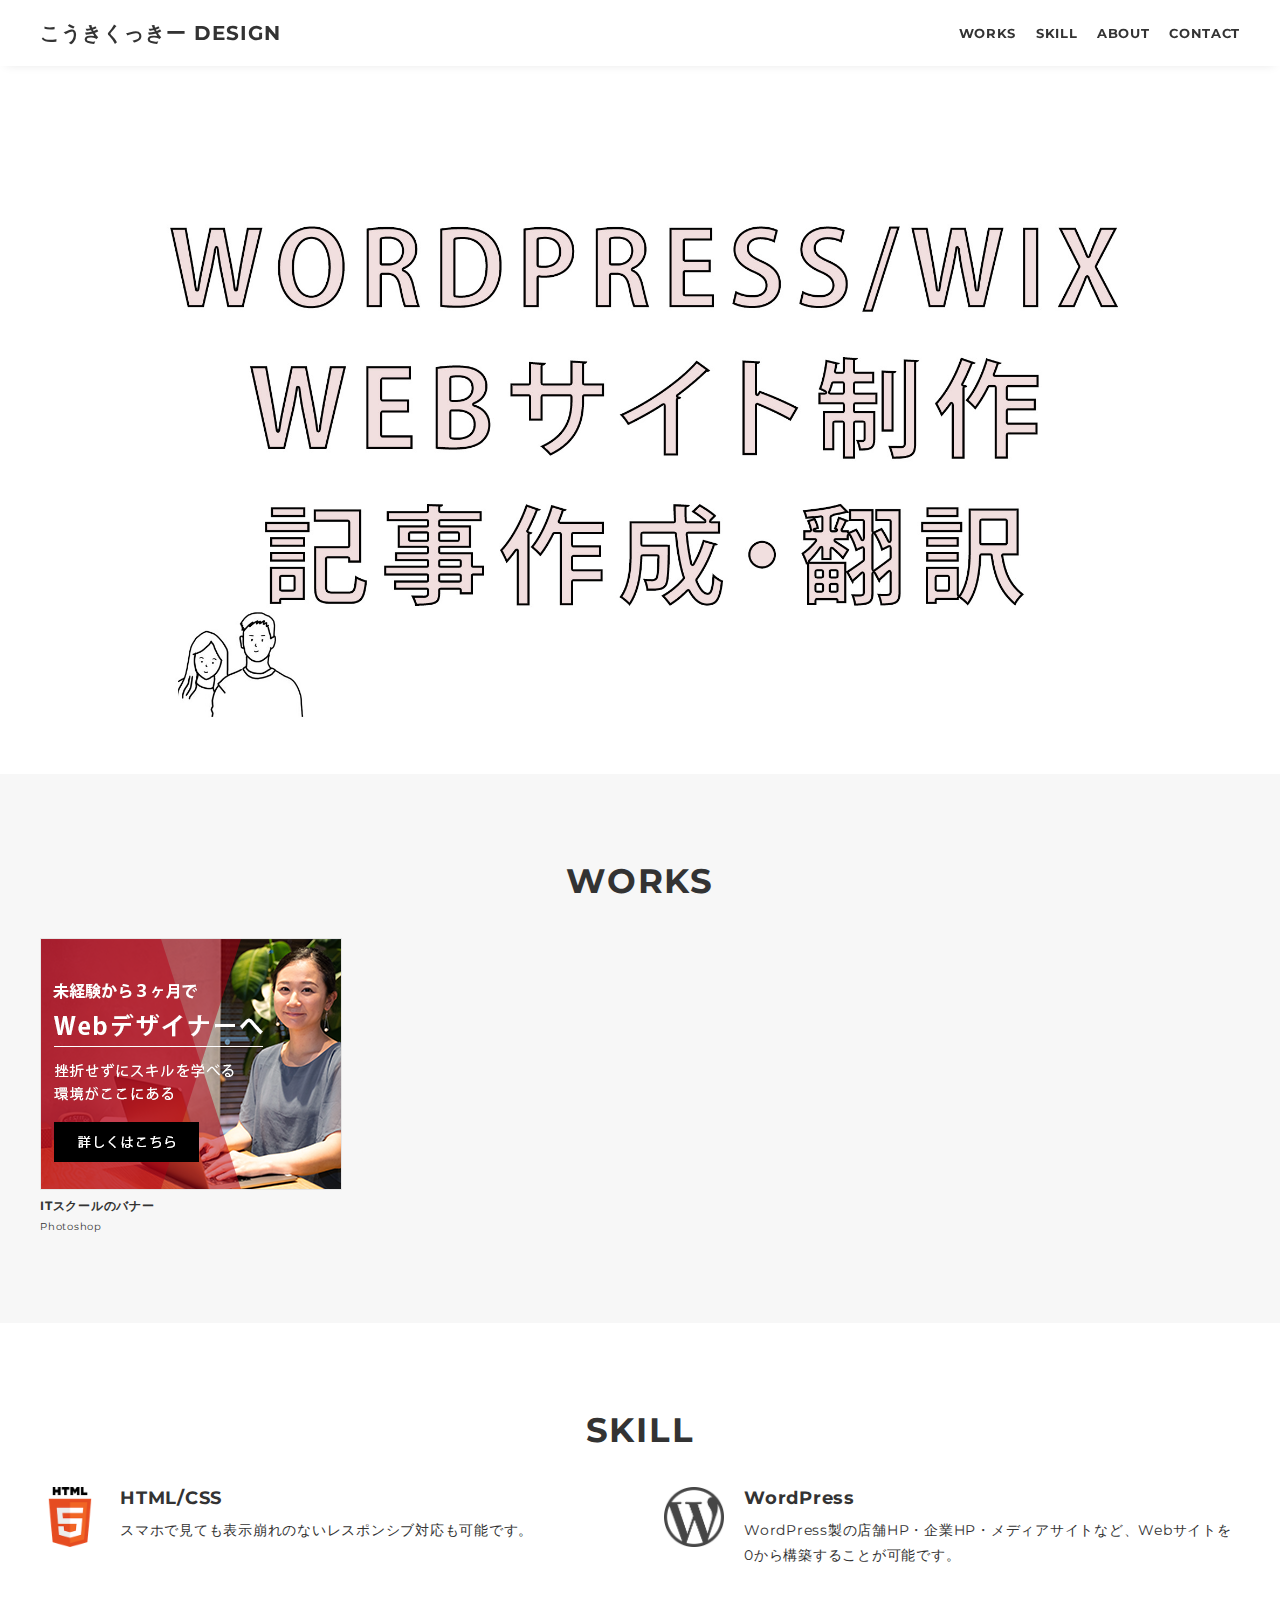
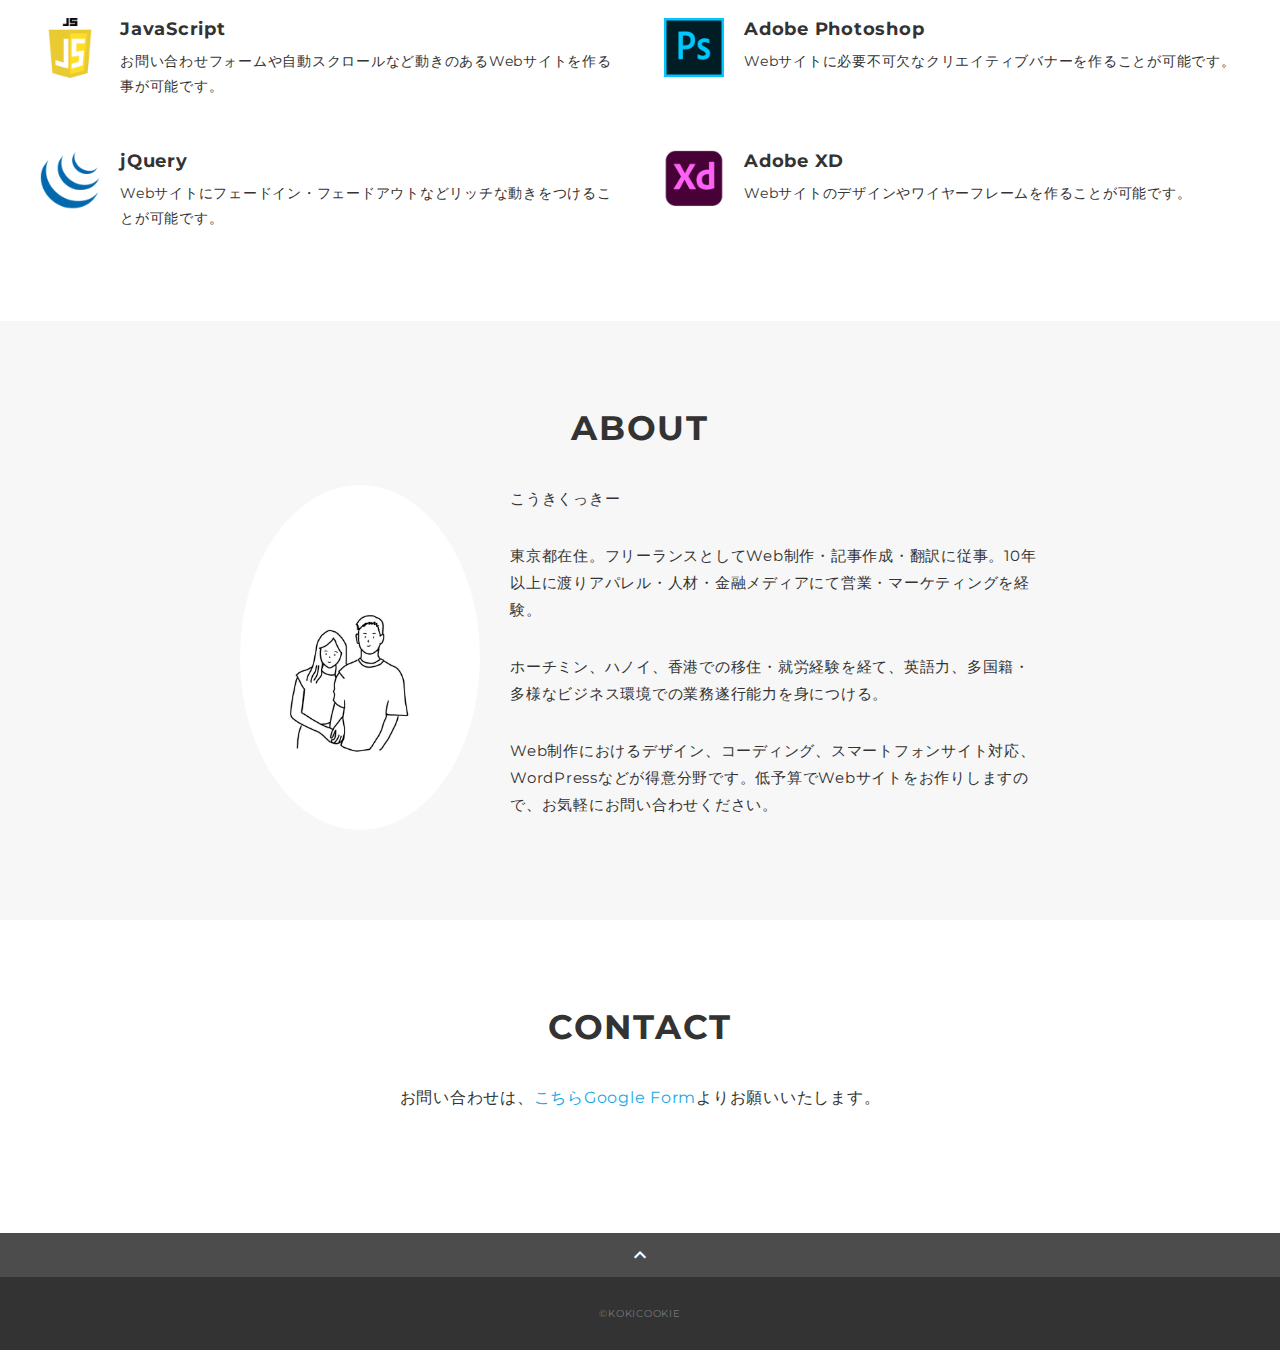
<file: portfolio/index.html>
<!DOCTYPE html>
<html>
<head>
  <meta charset="utf-8">
  <meta name="viewport" content="width=device-width, initial-scale=1.0, maximum-scale=1.0, minimum-scale=1.0">
  <title>こうきくっきー DESIGN</title>
  <link rel="preconnect" href="https://fonts.gstatic.com">
  <link href="https://fonts.googleapis.com/css2?family=Montserrat:wght@400;700&display=swap" rel="stylesheet">
  <link href="https://fonts.googleapis.com/css?family=Material+Icons+Outlined" rel="stylesheet">
  <link href="css/ress.css" media="all" rel="stylesheet" type="text/css" />
  <link href="css/style.css" media="all" rel="stylesheet" type="text/css" />
</head>

<body>
  <div class="wrapper">

    <!-- header -->
    <header class="header ">
      <div class="container">
        <h1 class="header-logo">
          <a href="#">こうきくっきー DESIGN</a>
        </h1>
        <nav class="gnav">
          <ul class="gnav-list">
            <li class="gnav-item"><a href="#works">WORKS</a></li>
            <li class="gnav-item"><a href="#skill">SKILL</a></li>
            <li class="gnav-item"><a href="#about">ABOUT</a></li>
            <li class="gnav-item"><a href="#contact">CONTACT</a></li>
          </ul>
        </nav>
      </div>
    </header>
    <!-- /header -->

    <main class="content">

      <!-- mv -->
      <div class="mv">
        <div class="mv-container">
          <img src="../portfolio/img/cover_image1.jpg" alt="">
        </div>
      </div>
      <!-- /mv -->

      <!-- works -->
      <section class="works section" id="works">
        <div class="container">
          <h2 class="title">WORKS</h2>
          <div class="works-list">

            <!--
            <a class="works-item" href="works-1.html">
              <div class="works-img"><img src="img/works/html1.png" alt="html1" /></div>
              <p class="works-name">コーポレートサイト</p>
              <p class="works-info">HTML/CSS/JavaScript/jQuery/レスポンシブ対応</p>
            </a>
            <a class="works-item" href="works-2.html">
              <div class="works-img"><img src="img/works/html2.png" alt="html2" /></div>
              <p class="works-name">プロフィールサイト</p>
              <p class="works-info">HTML/CSS</p>
            </a>
            <a class="works-item" href="works-3.html">
              <div class="works-img"><img src="img/works/wordpress1.png" alt="WordPress" /></div>
              <p class="works-name">美容室のHP</p>
              <p class="works-info">WordPress</p>
            </a>
            -->
            <a class="works-item" href="works-4.html">
              <div class="works-img"><img src="../portfolio/img/samurai school banner_portfolio use.png" alt="Photoshop" /></div>
              <p class="works-name">ITスクールのバナー</p>
              <p class="works-info">Photoshop</p>
            </a>
            <!--
            <a class="works-item" href="works-5.html">
              <div class="works-img"><img src="img/works/xd.png" alt="AdobeXD" /></div>
              <p class="works-name">ITスクールのLP</p>
              <p class="works-info">AdobeXD</p>
            </a>
            <a class="works-item" href="works-6.html">
              <div class="works-img"><img src="img/works/wordpress2.png" alt="WordPress2" /></div>
              <p class="works-name">大学のHP</p>
              <p class="works-info">WordPress/PHP</p>
            </a>
            -->
          </div>
        </div>
      </section>
      <!-- /works -->

      <!-- skill -->
      <section class="skill section" id="skill">
        <div class="container">
          <h2 class="title">SKILL</h2>
          <div class="skill-list">
            <div class="skill-item">
              <p class="skill-img"><img src="img/skills/html.png" alt="html"></p>
              <div class="skill-body">
                <h3 class="skill-name">HTML/CSS</h3>
                <p class="skill-text">
                  スマホで見ても表示崩れのないレスポンシブ対応も可能です。</p>
              </div>
            </div>
            <div class="skill-item">
              <p class="skill-img"><img src="img/skills/wordpress.png" alt="wordpress"></p>
              <div class="skill-body">
                <h3 class="skill-name">WordPress</h3>
                <p class="skill-text">
                  WordPress製の店舗HP・企業HP・メディアサイトなど、Webサイトを0から構築することが可能です。</p>
              </div>
            </div>
            <div class="skill-item">
              <p class="skill-img"><img src="img/skills/js.png" alt="javascript"></p>
              <div class="skill-body">
                <h3 class="skill-name">JavaScript</h3>
                <p class="skill-text">
                  お問い合わせフォームや自動スクロールなど動きのあるWebサイトを作る事が可能です。</p>
              </div>
            </div>
            <div class="skill-item">
              <p class="skill-img"><img src="img/skills/photoshop.png" alt="photoshop"></p>
              <div class="skill-body">
                <h3 class="skill-name">Adobe Photoshop</h3>
                <p class="skill-text">
                  Webサイトに必要不可欠なクリエイティブバナーを作ることが可能です。</p>
              </div>
            </div>
            <div class="skill-item">
              <p class="skill-img"><img src="img/skills/jquery.png" alt="jquery"></p>
              <div class="skill-body">
                <h3 class="skill-name">jQuery</h3>
                <p class="skill-text">
                  Webサイトにフェードイン・フェードアウトなどリッチな動きをつけることが可能です。</p>
              </div>
            </div>
            <div class="skill-item">
              <p class="skill-img"><img src="img/skills/xd.png" alt="adobexd"></p>
              <div class="skill-body">
                <h3 class="skill-name">Adobe XD</h3>
                <p class="skill-text">
                  Webサイトのデザインやワイヤーフレームを作ることが可能です。</p>
              </div>
            </div>
          </div>
        </div>
      </section>
      <!-- /skill -->

      <!-- about -->
      <section class="about section" id="about">
        <div class="container">
          <h2 class="title">ABOUT</h2>
          <div class="profile">
            <p class="profile-img">
              <img src="../portfolio/img/cover_image2.jpg" alt="about">
            </p>
            <div class="profile-body">
              <p>
                こうきくっきー
              </p>
              <p>
                東京都在住。フリーランスとしてWeb制作・記事作成・翻訳に従事。10年以上に渡りアパレル・人材・金融メディアにて営業・マーケティングを経験。
              </p>
              <p>
                ホーチミン、ハノイ、香港での移住・就労経験を経て、英語力、多国籍・多様なビジネス環境での業務遂行能力を身につける。
              </p>
              <p>
                Web制作におけるデザイン、コーディング、スマートフォンサイト対応、WordPressなどが得意分野です。低予算でWebサイトをお作りしますので、お気軽にお問い合わせください。
              </p>
              
            </div>
          </div>
        </div>
      </section>
      <!-- /about -->

      <!-- contact -->
      <section class="contact section" id="contact">
        <div class="container">
          <h2 class="title">CONTACT</h2>
          <p class="lead">
            お問い合わせは、<br class="sp-only"><a href="https://docs.google.com/forms/d/e/1FAIpQLSf6oBHqAEmIHulRqijncOb-Ylx4VO6-xg5dHea7Q1_VoEGXWw/viewform?usp=sf_link">こちらGoogle Form</a>よりお願いいたします。
          </p>
          <!--
          <div class="contact-list">
            <a href="http://instagram.com/" target="_blank">
              <img src="img/icon_instagram.gif" alt="Instagram">
            </a>
            <a href="http://facebook.com/" target="_blank">
              <img src="img/icon_facebook.gif" alt="Facebook">
            </a>
          </div>
          -->
        </div>
      </section>
      <!-- /contact -->
      <div class="page-top" id="js-page-top">
        <span class="material-icons-outlined">expand_less</span>
      </div>
    </main>

    <!-- footer -->
    <footer class="footer">
      <div class="copyright">&copy;KOKICOOKIE</div>
    </footer>
    <!-- /footer -->

  </div>
  <script src="https://ajax.googleapis.com/ajax/libs/jquery/3.6.0/jquery.min.js"></script>
  <script type='text/javascript' src="js/script.js"></script>
</body>
</html>
</file>
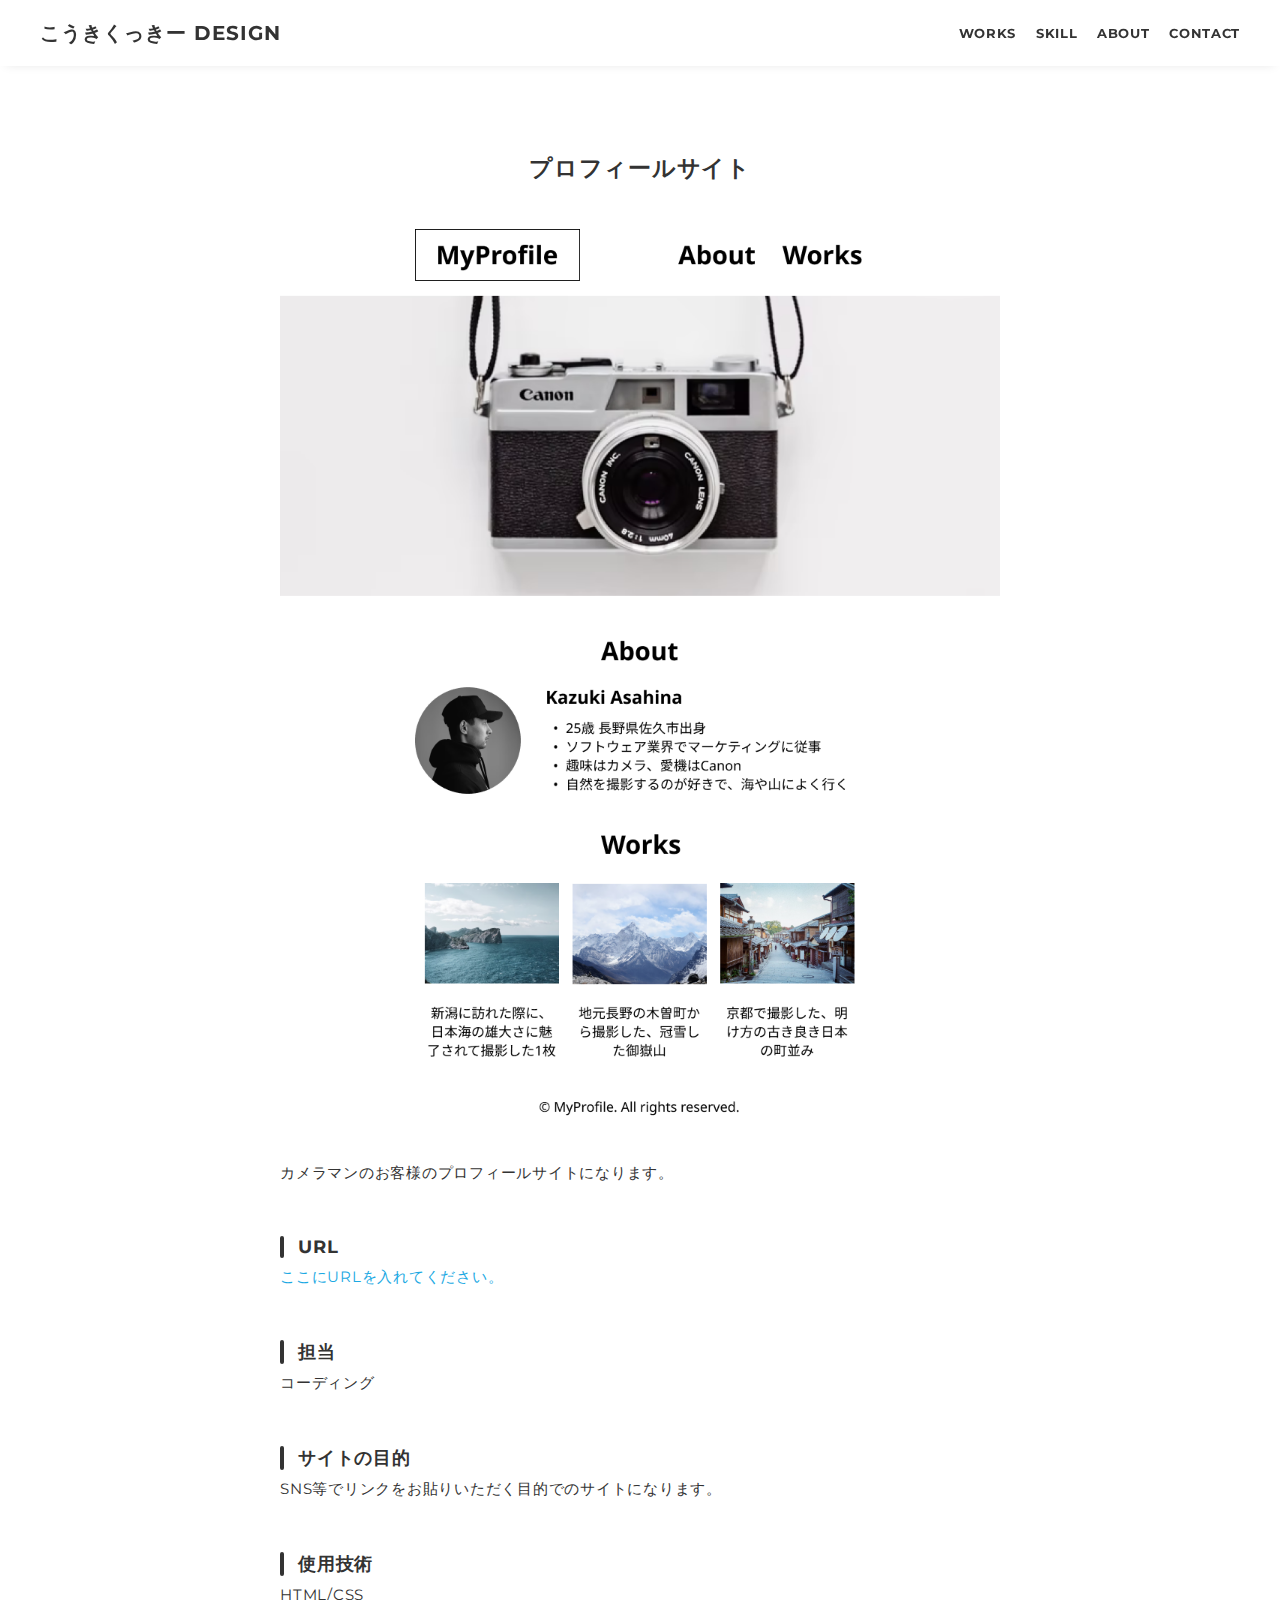
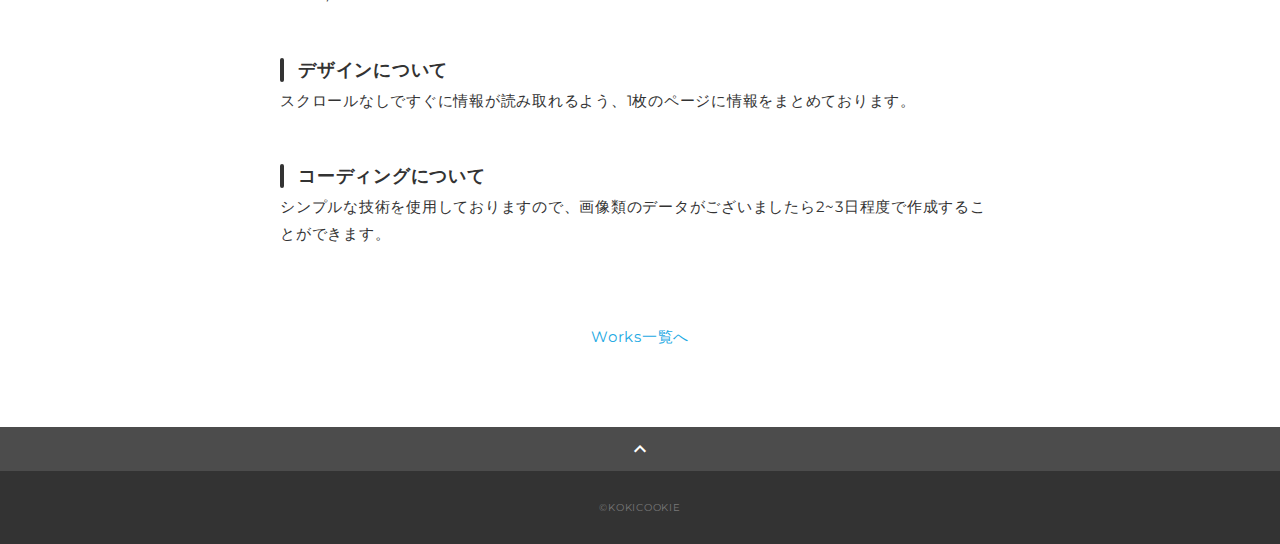
<file: portfolio/works-2.html>
<!DOCTYPE html>
<html>
<head>
  <meta charset="utf-8">
  <meta name="viewport" content="width=device-width, initial-scale=1.0, maximum-scale=1.0, minimum-scale=1.0">
  <title>こうきくっきーDESIGN</title>
  <link rel="preconnect" href="https://fonts.gstatic.com">
  <link href="https://fonts.googleapis.com/css2?family=Montserrat:wght@400;700&display=swap" rel="stylesheet">
  <link href="https://fonts.googleapis.com/css?family=Material+Icons+Outlined" rel="stylesheet">
  <link href="css/ress.css" media="all" rel="stylesheet" type="text/css" />
  <link href="css/style.css" media="all" rel="stylesheet" type="text/css" />
</head>

<body>
  <div class="wrapper">

    <!-- header -->
    <header class="header ">
      <div class="container">
        <h1 class="header-logo">
          <a href="index.html">こうきくっきー DESIGN</a>
        </h1>
        <nav class="gnav">
          <ul class="gnav-list">
            <li class="gnav-item"><a href="index.html#works">WORKS</a></li>
            <li class="gnav-item"><a href="index.html#skill">SKILL</a></li>
            <li class="gnav-item"><a href="index.html#about">ABOUT</a></li>
            <li class="gnav-item"><a href="index.html#contact">CONTACT</a></li>
          </ul>
        </nav>
      </div>
    </header>
    <!-- /header -->

    <main class="content">

      <article class="article">
        <div class="article-container">
          <h2 class="article-title">プロフィールサイト</h2>
          <div class="article-body">
            <p>
              <img src="img/works-detail/works-2_pc.png" alt="">
            </p>
            <p>
              カメラマンのお客様のプロフィールサイトになります。
            </p>
            <h3>URL</h3>
            <p><a href="" target="_blank" rel="noopener">ここにURLを入れてください。</a></p>
            <h3>担当</h3>
            <p>コーディング</p>
            <h3>サイトの目的</h3>
            <p>SNS等でリンクをお貼りいただく目的でのサイトになります。</p>
            <h3>使用技術</h3>
            <p>HTML/CSS</p>
            <h3>デザインについて</h3>
            <p>
              スクロールなしですぐに情報が読み取れるよう、1枚のページに情報をまとめております。
            </p>
            <h3>コーディングについて</h3>
            <p>
              シンプルな技術を使用しておりますので、画像類のデータがございましたら2~3日程度で作成することができます。
            </p>
          </div>
          <div class="home-link">
            <a href="index.html#works">Works一覧へ</a>
          </div>
        </div>
      </article>

      <div class="page-top" id="js-page-top">
        <span class="material-icons-outlined">expand_less</span>
      </div>
    </main>

    <!-- footer -->
    <footer class="footer">
      <div class="copyright">&copy;KOKICOOKIE</div>
    </footer>
    <!-- /footer -->

  </div>
  <script src="https://ajax.googleapis.com/ajax/libs/jquery/3.6.0/jquery.min.js"></script>
  <script type='text/javascript' src="js/script.js"></script>
</body>
</html>
</file>
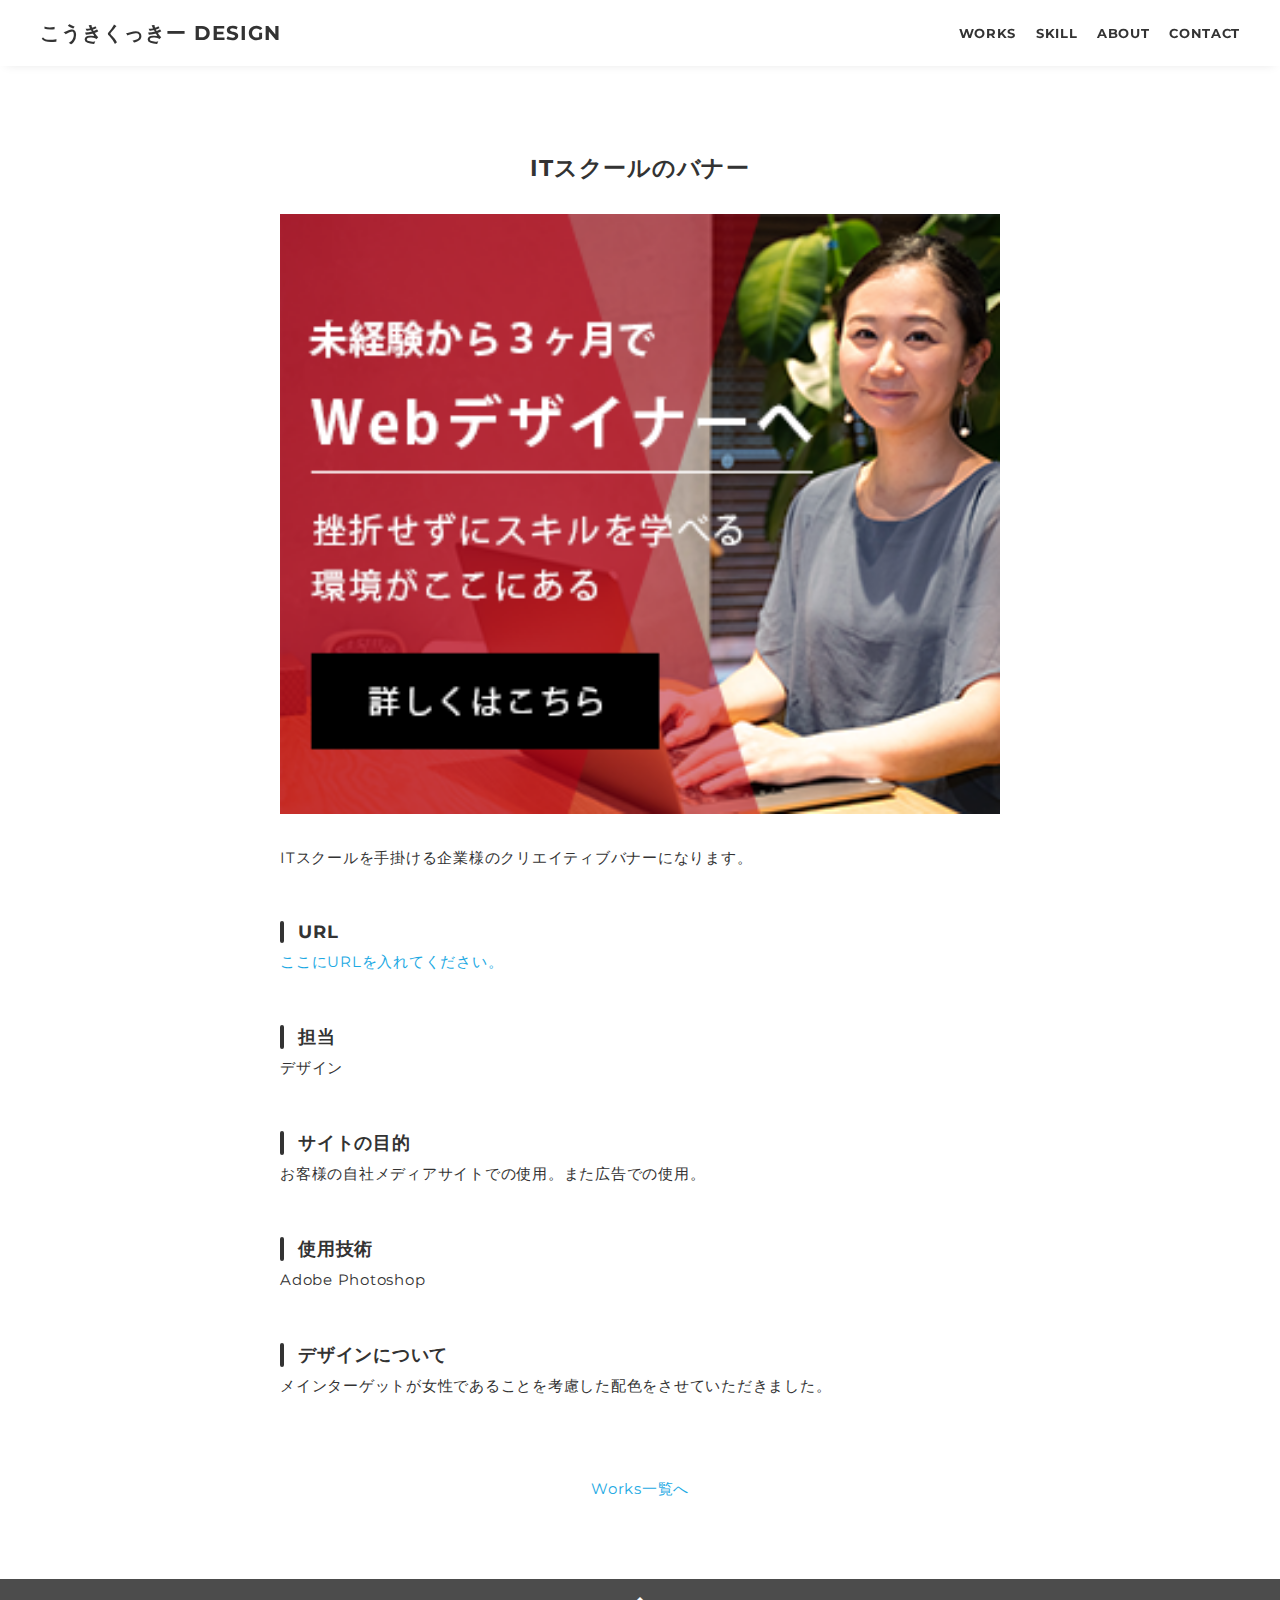
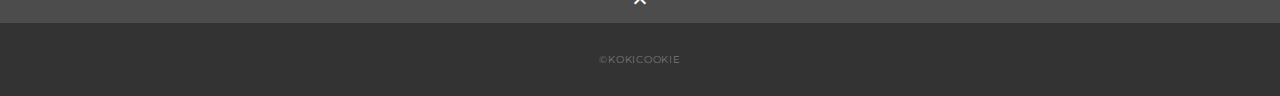
<file: portfolio/works-4.html>
<!DOCTYPE html>
<html>
<head>
  <meta charset="utf-8">
  <meta name="viewport" content="width=device-width, initial-scale=1.0, maximum-scale=1.0, minimum-scale=1.0">
  <title>こうきくっきーDESIGN</title>
  <link rel="preconnect" href="https://fonts.gstatic.com">
  <link href="https://fonts.googleapis.com/css2?family=Montserrat:wght@400;700&display=swap" rel="stylesheet">
  <link href="https://fonts.googleapis.com/css?family=Material+Icons+Outlined" rel="stylesheet">
  <link href="css/ress.css" media="all" rel="stylesheet" type="text/css" />
  <link href="css/style.css" media="all" rel="stylesheet" type="text/css" />
</head>

<body>
  <div class="wrapper">

    <!-- header -->
    <header class="header ">
      <div class="container">
        <h1 class="header-logo">
          <a href="index.html">こうきくっきー DESIGN</a>
        </h1>
        <nav class="gnav">
          <ul class="gnav-list">
            <li class="gnav-item"><a href="index.html#works">WORKS</a></li>
            <li class="gnav-item"><a href="index.html#skill">SKILL</a></li>
            <li class="gnav-item"><a href="index.html#about">ABOUT</a></li>
            <li class="gnav-item"><a href="index.html#contact">CONTACT</a></li>
          </ul>
        </nav>
      </div>
    </header>
    <!-- /header -->

    <main class="content">

      <article class="article">
        <div class="article-container">
          <h2 class="article-title">ITスクールのバナー</h2>
          <div class="article-body">
            <p style="text-align: center;">
              <img src="img/works-detail/works-4.png" alt="">
            </p>
            <p>
              ITスクールを手掛ける企業様のクリエイティブバナーになります。
            </p>
            <h3>URL</h3>
            <p><a href="" target="_blank" rel="noopener">ここにURLを入れてください。</a></p>
            <h3>担当</h3>
            <p>デザイン</p>
            <h3>サイトの目的</h3>
            <p>お客様の自社メディアサイトでの使用。また広告での使用。</p>
            <h3>使用技術</h3>
            <p>Adobe Photoshop</p>
            <h3>デザインについて</h3>
            <p>
              メインターゲットが女性であることを考慮した配色をさせていただきました。
            </p>
          </div>
          <div class="home-link">
            <a href="index.html#works">Works一覧へ</a>
          </div>
        </div>
      </article>

      <div class="page-top" id="js-page-top">
        <span class="material-icons-outlined">expand_less</span>
      </div>
    </main>

    <!-- footer -->
    <footer class="footer">
      <div class="copyright">&copy;KOKICOOKIE</div>
    </footer>
    <!-- /footer -->

  </div>
  <script src="https://ajax.googleapis.com/ajax/libs/jquery/3.6.0/jquery.min.js"></script>
  <script type='text/javascript' src="js/script.js"></script>
</body>
</html>
</file>
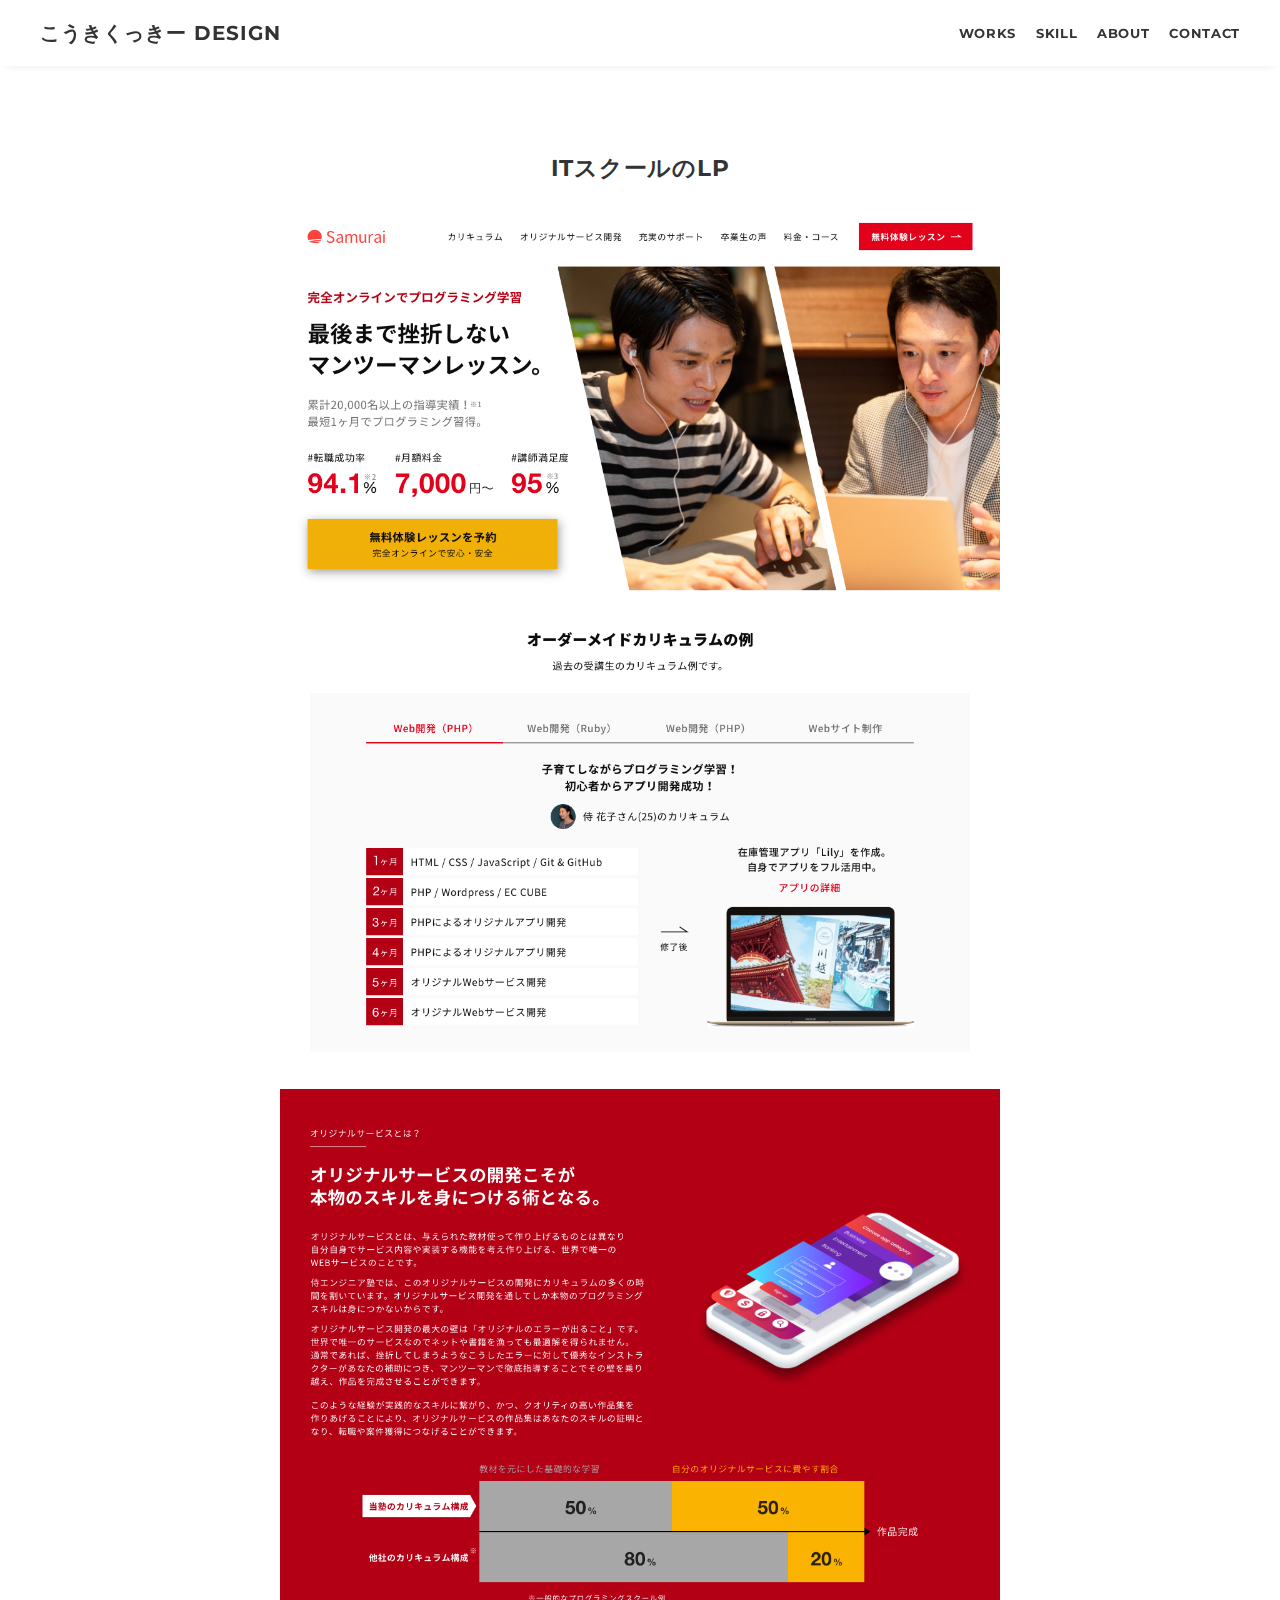
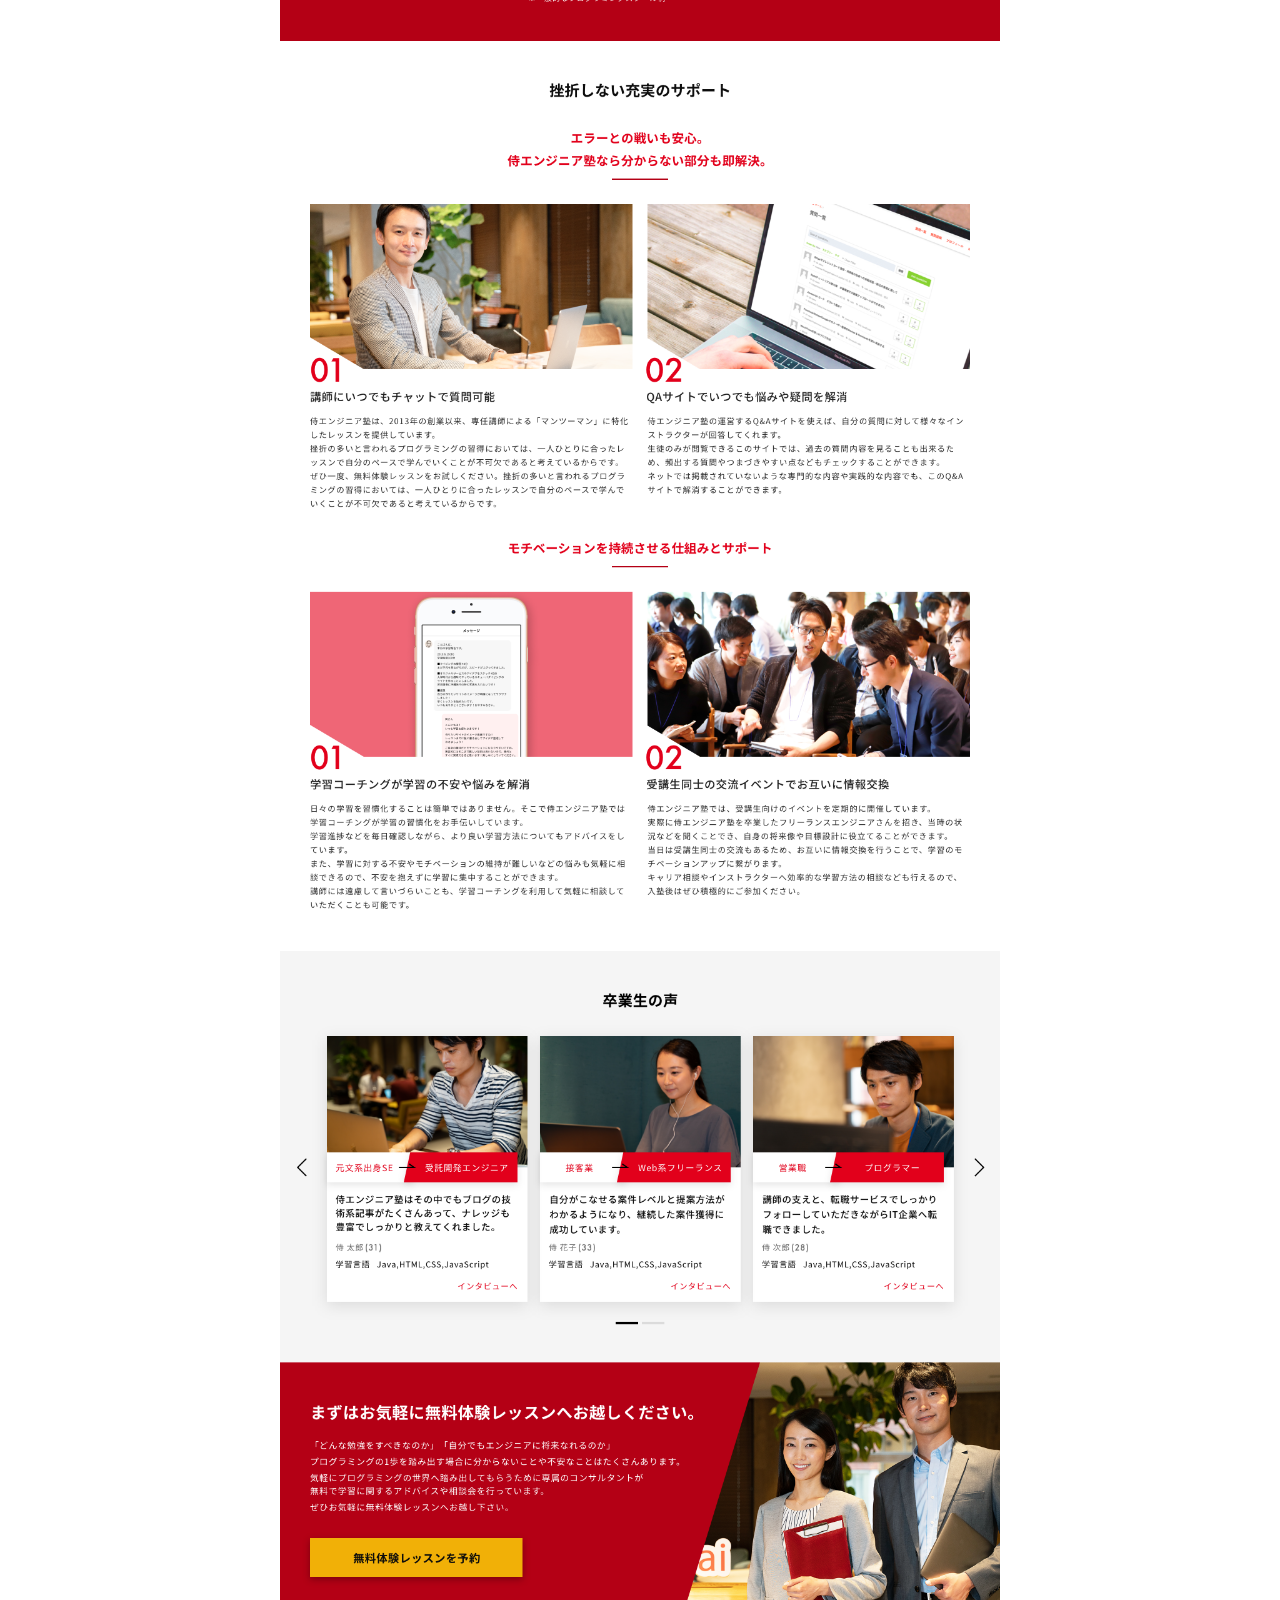
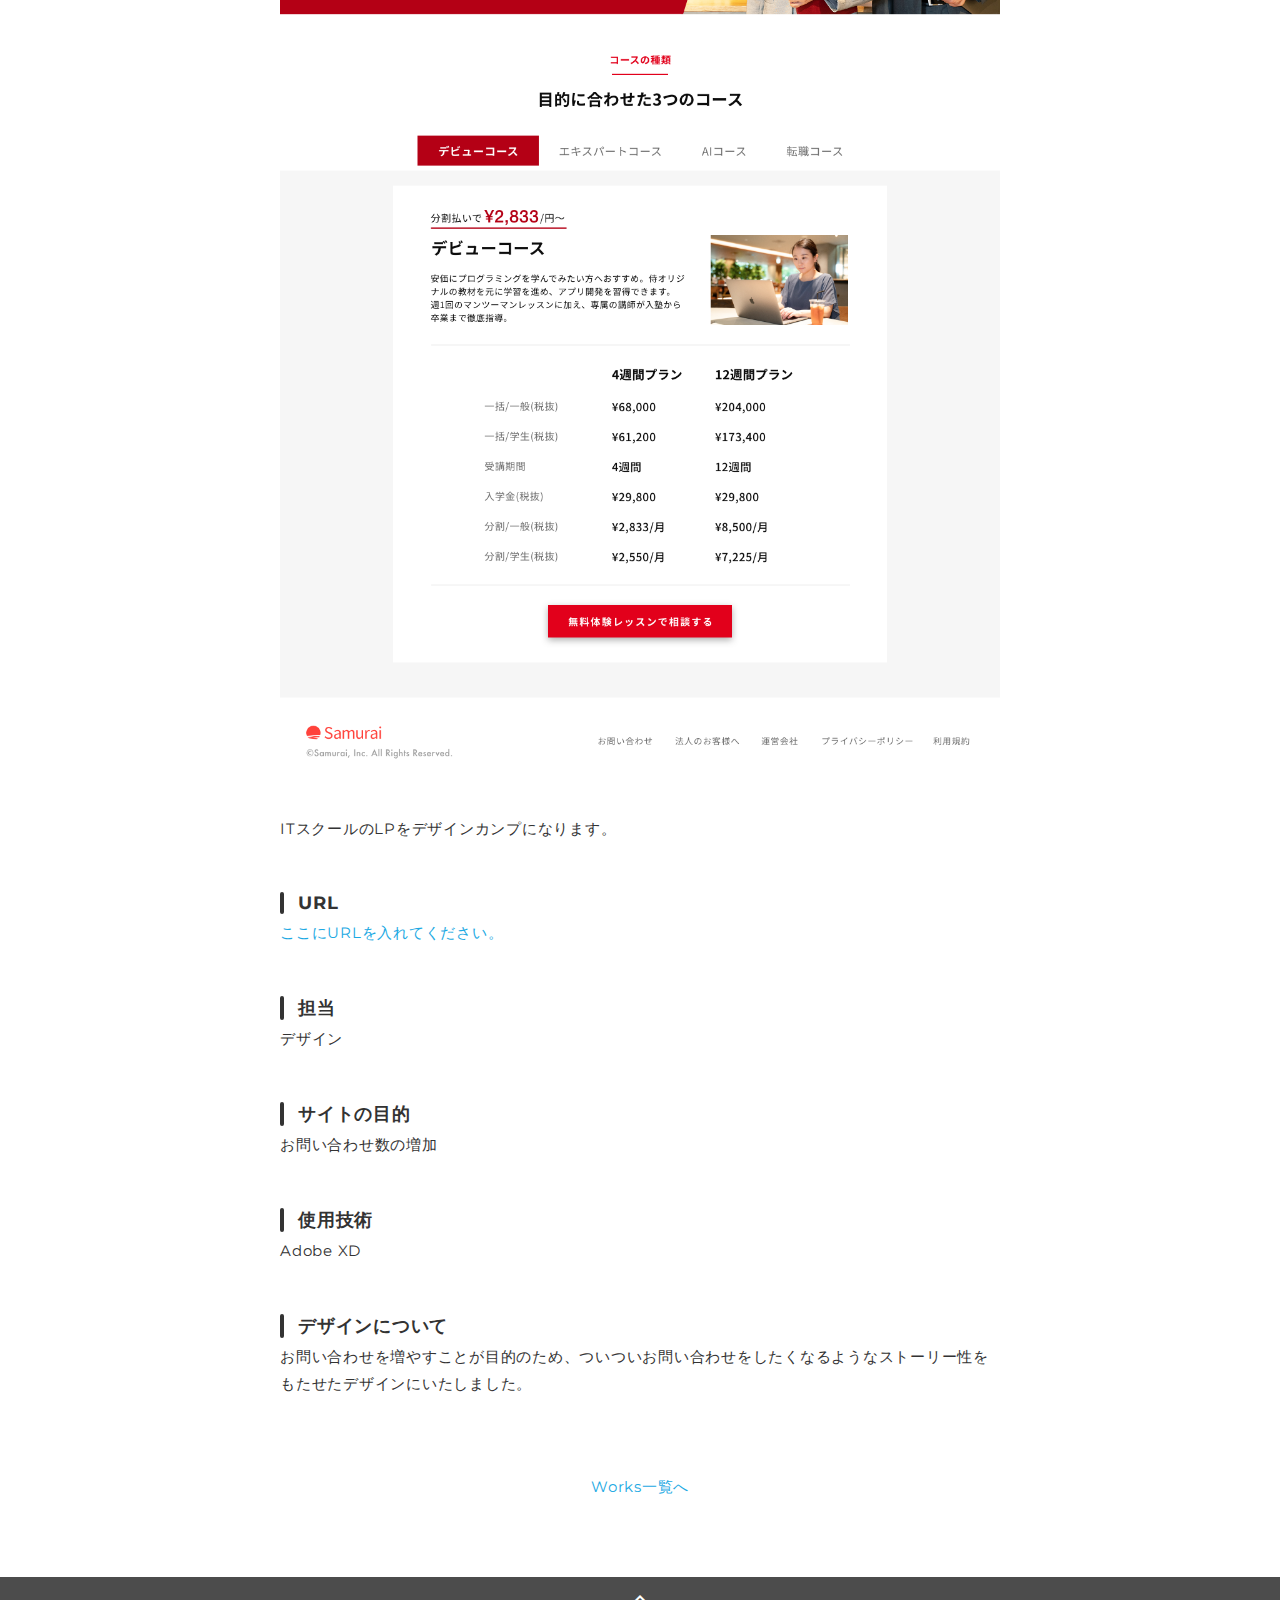
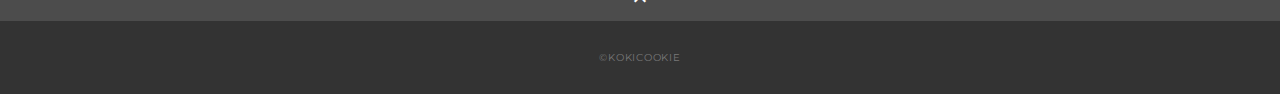
<file: portfolio/works-5.html>
<!DOCTYPE html>
<html>
<head>
  <meta charset="utf-8">
  <meta name="viewport" content="width=device-width, initial-scale=1.0, maximum-scale=1.0, minimum-scale=1.0">
  <title>こうきくっきーDESIGN</title>
  <link rel="preconnect" href="https://fonts.gstatic.com">
  <link href="https://fonts.googleapis.com/css2?family=Montserrat:wght@400;700&display=swap" rel="stylesheet">
  <link href="https://fonts.googleapis.com/css?family=Material+Icons+Outlined" rel="stylesheet">
  <link href="css/ress.css" media="all" rel="stylesheet" type="text/css" />
  <link href="css/style.css" media="all" rel="stylesheet" type="text/css" />
</head>

<body>
  <div class="wrapper">

    <!-- header -->
    <header class="header ">
      <div class="container">
        <h1 class="header-logo">
          <a href="index.html">こうきくっきー DESIGN</a>
        </h1>
        <nav class="gnav">
          <ul class="gnav-list">
            <li class="gnav-item"><a href="index.html#works">WORKS</a></li>
            <li class="gnav-item"><a href="index.html#skill">SKILL</a></li>
            <li class="gnav-item"><a href="index.html#about">ABOUT</a></li>
            <li class="gnav-item"><a href="index.html#contact">CONTACT</a></li>
          </ul>
        </nav>
      </div>
    </header>
    <!-- /header -->

    <main class="content">

      <article class="article">
        <div class="article-container">
          <h2 class="article-title">ITスクールのLP</h2>
          <div class="article-body">
            <p>
              <img src="img/works-detail/works-5.png" alt="">
            </p>
            <p>
              ITスクールのLPをデザインカンプになります。
            </p>
            <h3>URL</h3>
            <p><a href="" target="_blank" rel="noopener">ここにURLを入れてください。</a></p>
            <h3>担当</h3>
            <p>デザイン</p>
            <h3>サイトの目的</h3>
            <p>お問い合わせ数の増加</p>
            <h3>使用技術</h3>
            <p>Adobe XD</p>
            <h3>デザインについて</h3>
            <p>
              お問い合わせを増やすことが目的のため、ついついお問い合わせをしたくなるようなストーリー性をもたせたデザインにいたしました。
            </p>
          </div>
          <div class="home-link">
            <a href="index.html#works">Works一覧へ</a>
          </div>
        </div>
      </article>

      <div class="page-top" id="js-page-top">
        <span class="material-icons-outlined">expand_less</span>
      </div>
    </main>

    <!-- footer -->
    <footer class="footer">
      <div class="copyright">&copy;KOKICOOKIE</div>
    </footer>
    <!-- /footer -->

  </div>
  <script src="https://ajax.googleapis.com/ajax/libs/jquery/3.6.0/jquery.min.js"></script>
  <script type='text/javascript' src="js/script.js"></script>
</body>
</html>
</file>
<file: portfolio/css/ress.css>
/*!
 * ress.css • v3.0.1
 * MIT License
 * github.com/filipelinhares/ress
 */

/* # =================================================================
   # Global selectors
   # ================================================================= */

html {
  box-sizing: border-box;
  word-break: normal;
  -moz-tab-size: 4;
  tab-size: 4;

  -webkit-text-size-adjust: 100%; /* Prevent adjustments of font size after orientation changes in iOS */
}

*,
::before,
::after {
  box-sizing: inherit;
  background-repeat: no-repeat; /* Set `background-repeat: no-repeat` to all elements and pseudo elements */
}

::before,
::after {
  vertical-align: inherit;
  text-decoration: inherit; /* Inherit text-decoration and vertical align to ::before and ::after pseudo elements */
}

* {
  margin: 0;
  padding: 0; /* Reset `padding` and `margin` of all elements */
}

/* # =================================================================
   # General elements
   # ================================================================= */

hr {
  overflow: visible; /* Show the overflow in Edge and IE */
  height: 0; /* Add the correct box sizing in Firefox */
}

details,
main {
  display: block; /* Render the `main` element consistently in IE. */
}

summary {
  display: list-item; /* Add the correct display in all browsers */
}

small {
  font-size: 80%; /* Set font-size to 80% in `small` elements */
}

[hidden] {
  display: none; /* Add the correct display in IE */
}

abbr[title] {
  /* Add the correct text decoration in Chrome, Edge, IE, Opera, and Safari */
  text-decoration: underline;
  text-decoration: underline dotted;
  border-bottom: none; /* Remove the bottom border in Chrome 57 */
}

a {
  background-color: transparent; /* Remove the gray background on active links in IE 10 */
}

a:active,
a:hover {
  outline-width: 0; /* Remove the outline when hovering in all browsers */
}

code,
kbd,
pre,
samp {
  font-family: monospace, monospace; /* Specify the font family of code elements */
}

pre {
  font-size: 1em; /* Correct the odd `em` font sizing in all browsers */
}

b,
strong {
  font-weight: bolder; /* Add the correct font weight in Chrome, Edge, and Safari */
}

/* https://gist.github.com/unruthless/413930 */
sub,
sup {
  position: relative;
  font-size: 75%;
  line-height: 0;
  vertical-align: baseline;
}

sub {
  bottom: -.25em;
}

sup {
  top: -.5em;
}

/* # =================================================================
   # Forms
   # ================================================================= */

input {
  border-radius: 0;
}

/* Replace pointer cursor in disabled elements */
[disabled] {
  cursor: default;
}

[type="number"]::-webkit-container-spin-button,
[type="number"]::-webkit-outer-spin-button {
  height: auto; /* Correct the cursor style of increment and decrement buttons in Chrome */
}

[type="search"] {
  outline-offset: -2px; /* Correct the outline style in Safari */

  -webkit-appearance: textfield; /* Correct the odd appearance in Chrome and Safari */
}

[type="search"]::-webkit-search-decoration {
  -webkit-appearance: none; /* Remove the container padding in Chrome and Safari on macOS */
}

textarea {
  overflow: auto; /* Internet Explorer 11+ */
  resize: vertical; /* Specify textarea resizability */
}

button,
input,
optgroup,
select,
textarea {
  font: inherit; /* Specify font inheritance of form elements */
}

optgroup {
  font-weight: bold; /* Restore the font weight unset by the previous rule */
}

button {
  overflow: visible; /* Address `overflow` set to `hidden` in IE 8/9/10/11 */
}

button,
select {
  text-transform: none; /* Firefox 40+, Internet Explorer 11- */
}

/* Apply cursor pointer to button elements */
button,
[type="button"],
[type="reset"],
[type="submit"],
[role="button"] {
  cursor: pointer;
  color: inherit;
}

/* Remove container padding and border in Firefox 4+ */
button::-moz-focus-container,
[type="button"]::-moz-focus-container,
[type="reset"]::-moz-focus-container,
[type="submit"]::-moz-focus-container {
  padding: 0;
  border-style: none;
}

/* Replace focus style removed in the border reset above */
button:-moz-focusring,
[type="button"]::-moz-focus-container,
[type="reset"]::-moz-focus-container,
[type="submit"]::-moz-focus-container {
  outline: 1px dotted ButtonText;
}

button,
html [type="button"],
/* Prevent a WebKit bug where (2) destroys native `audio` and `video`controls in Android 4 */
[type="reset"],
[type="submit"] {
  -webkit-appearance: button; /* Correct the inability to style clickable types in iOS */
}

/* Remove the default button styling in all browsers */
button,
input,
select,
textarea {
  border-style: none;
  background-color: transparent;
}

/* Style select like a standard input */
select {
  -webkit-appearance: none; /* Chrome 41+ */
  -moz-appearance: none; /* Firefox 36+ */
}

select::-ms-expand {
  display: none; /* Internet Explorer 11+ */
}

select::-ms-value {
  color: currentColor; /* Internet Explorer 11+ */
}

legend {
  display: table; /* Correct the text wrapping in Edge and IE */
  max-width: 100%; /* Correct the text wrapping in Edge and IE */
  max-width: 100%; /* Correct the text wrapping in Edge 18- and IE */
  white-space: normal; /* Correct the text wrapping in Edge and IE */
  color: inherit; /* Correct the color inheritance from `fieldset` elements in IE */
  border: 0; /* Correct `color` not being inherited in IE 8/9/10/11 */
}

::-webkit-file-upload-button {
  font: inherit; /* Change font properties to `inherit` in Chrome and Safari */
  color: inherit;
  /* Correct the inability to style clickable types in iOS and Safari */

  -webkit-appearance: button;
}

/* # =================================================================
   # Specify media element style
   # ================================================================= */

img {
  border-style: none; /* Remove border when inside `a` element in IE 8/9/10 */
}

/* Add the correct vertical alignment in Chrome, Firefox, and Opera */
progress {
  vertical-align: baseline;
}

/* # =================================================================
   # Accessibility
   # ================================================================= */

/* Hide content from screens but not screenreaders */
@media screen {
  [hidden~="screen"] {
    display: inherit;
  }
  [hidden~="screen"]:not(:active):not(:focus):not(:target) {
    position: absolute !important;
    clip: rect(0 0 0 0) !important;
  }
}

/* Specify the progress cursor of updating elements */
[aria-busy="true"] {
  cursor: progress;
}

/* Specify the pointer cursor of trigger elements */
[aria-controls] {
  cursor: pointer;
}

/* Specify the unstyled cursor of disabled, not-editable, or otherwise inoperable elements */
[aria-disabled] {
  cursor: default;
}
</file>
<file: portfolio/css/style.css>
body {
  font-family: "Montserrat","Helvetica Neue",Arial,"Hiragino Kaku Gothic ProN","Hiragino Sans",Meiryo,sans-serif;
  font-size: 15px;
  letter-spacing: .05em;
  color: #333;
}

a {
  transition: opacity .3s;
  text-decoration: none;
  color: #1ca9e3;
}

img {
  max-width: 100%;
  height: auto;
  vertical-align: bottom;
  border-style: none;
}



.pc-only {
  display: block;
}

.sp-only {
  display: none;
}

/*--------------------------------
 レイアウト
---------------------------------*/
.wrapper {
  padding-top: 73px;
}

.section {
  padding: 90px 0;
}

.section:nth-of-type(odd) {
  background-color: #f7f7f7;
}

.container {
  max-width: 1340px;
  margin: 0 auto;
  padding: 0 40px;
}

/*--------------------------------
 見出し
---------------------------------*/
.title {
  font-size: 34px;
  font-weight: bold;
  line-height: 1;
  margin-bottom: 40px;
  text-align: center;
  letter-spacing: .05em;
  color: #333;
}

.lead {
  font-size: 16px;
  line-height: 1.8;
  margin-bottom: 30px;
}

/*--------------------------------
ヘッダー
---------------------------------*/
.header {
  position: fixed;
  top: 0;
  z-index: 1;
  width: 100%;
  background-color: #fff;
  box-shadow: 0 5px 10px -6px rgba(0,0,0,.1);
}

.header .container {
  display: flex;
  align-items: center;
  justify-content: space-between;
  padding: 20px 40px;
}

.header-logo {
  font-size: 20px;
  font-weight: bold;
  line-height: 1.2;
  margin-right: 20px;
  letter-spacing: .05em;
}

.header-logo a {
  color: #333;
}

.gnav-list {
  display: flex;
  justify-content: space-between;
  list-style: none;
}

.gnav-item:not(:last-child) {
  margin-right: 20px;
}

.gnav-item a {
  position: relative;
  font-size: 13px;
  font-weight: bold;
  display: inline-block;
  padding: 5px 0;
  transition: .3s;
  letter-spacing: .05em;
  color: #333;
}
.gnav-item a:after {
  position: absolute;
  bottom: 0;
  left: 50%;
  width: 0;
  height: 3px;
  content: "";
  transition: .3s;
  -webkit-transform: translateX(-50%);
  transform: translateX(-50%);
  background-color: #333;
}

.gnav-item a:hover:after {
  width: 100%;
}

/*--------------------------------
 メインビジュアル
---------------------------------*/
.mv {
  display: flex;
  align-items: center;
  justify-content: center;
  height: auto;
  text-align: center;
}

.mv-container {
  position: relative;
  padding: 0 20px;
}

.mv-container img {
  width: 100%;
  height: auto;
}

/*--------------------------------
 Works
---------------------------------*/
.works-list {
  display: flex;
  flex-wrap: wrap;
  margin-bottom: -40px;
}

.works-item {
  width: 31.74603%;
  margin-right: 1.58730%;
  margin-bottom: 40px;
  color: #333;
}

.works-item:hover {
  opacity: .9;
}

.works-item:nth-of-type(3n) {
  margin-right: 0;
}

.works-img img {
  border: 1px solid #e6e6e6;
}

.works-name {
  font-size: 12px;
  font-weight: bold;
  margin-top: 8px;
}

.works-info {
  font-size: 10px;
  margin-top: 5px;
}

/*--------------------------------
 Skill
---------------------------------*/
.skill-list {
  display: flex;
  flex-wrap: wrap;
  justify-content: space-between;
  margin-bottom: -50px;
}

.skill-item {
  display: flex;
  align-items: flex-start;
  justify-content: space-between;
  width: 48%;
  margin-bottom: 50px;
}

.skill-img {
  width: 60px;
  height: auto;
  margin-right: 20px;
}

.skill-body {
  flex: 1;
}

.skill-name {
  margin-bottom: 10px;
}

.skill-text {
  font-size: 14px;
  line-height: 1.8;
}

/*--------------------------------
 About
---------------------------------*/
.profile {
  display: flex;
  flex-wrap: wrap;
  max-width: 800px;
  margin: 0 auto;
}
.profile-img {
  width: 30%;
  margin-right: 30px;
  border-radius: 80%;
}
.profile-img img {
  border-radius: 50%;
}
.profile-body {
  flex: 1;
}

.profile-body p {
  font-size: 15px;
  line-height: 1.8;
}

.profile-body p:not(:last-child) {
  margin-bottom: 30px;
}

/*--------------------------------
 Contact
---------------------------------*/
.contact {
  text-align: center;
}

.contact-item:not(:last-child) {
  margin-right: 10px;
}

.contact-text {
  margin-top: 10px;
}
/*--------------------------------
 ページトップ
---------------------------------*/
.page-top {
  font-weight: bold;
  padding: 10px;
  cursor: pointer;
  text-align: center;
  background-color: #4c4c4c;
}

.page-top .material-icons-outlined {
  vertical-align: bottom;
  color: #fff;
}

/*--------------------------------
 フッター
---------------------------------*/
.footer {
  padding: 30px;
  background-color: #333;
}

.copyright {
  font-size: 10px;
  text-align: center;
  color: #797979;
}

/*--------------------------------
 下層：Worksページ
---------------------------------*/
.article {
  padding: 80px 0;
}

.article-container {
  max-width: 1040px;
  margin: 0 auto;
  padding: 0 20px;
}

.article-title {
  margin-bottom: 30px;
  text-align: center;
}

.article-body {
  max-width: 720px;
  margin: 0 auto;
  margin-bottom: 80px;
}

.article-body h3 {
  position: relative;
  font-size: 18px;
  margin-bottom: 5px;
  padding-left: 1em;
}

.article-body img {
  width: 100%;
  height: auto;
}

.article-body h3:not(:first-child) {
  margin-top: 50px;
}

.article-body h3::before {
  position: absolute;
  top: 0;
  left: 0;
  width: 4px;
  height: 100%;
  content: "";
  border-radius: 3px;
  background-color: #333;
}

.article-body p {
  font-size: 15px;
  line-height: 1.8;
  margin-bottom: 30px;
}

.home-link {
  text-align: center;
}

/*media Queries 767
----------------------------------------------------*/
@media screen and (max-width: 767px) {
  body {
    font-size: 14px;
  }

  .pc-only {
    display: none;
  }

  .sp-only {
    display: block;
  }

  /* 見出し */
  .title {
    font-size: 26px;
    margin-bottom: 20px;
  }

  .lead {
    font-size: 14px;
    line-height: 1.7;
    margin-bottom: 20px;
  }

  /* レイアウト */
  .wrapper {
    padding-top: 57px;
  }

  .section {
    padding: 60px 0;
  }

  .container {
    padding: 0 20px;
  }

  /* ヘッダー */
  .header .container {
    padding: 15px;
  }

  .header-logo {
    font-size: 15px;
    margin-right: 15px;
  }

  .gnav-item:not(:last-child) {
    margin-right: 10px;
  }

  .gnav-item a {
    font-size: 10px;
  }

  .gnav-item a:after {
    display: none;
  }

  /*  メインビジュアル */
  .mv {
    height: 40vh;
  }

  .mv-container {
    padding: 0 20px;
  }

  .mv-title {
    font-size: 30px;
  }
  .mv-subtitle {
    font-size: 16px;
    margin-bottom: 20px;
  }

  .mv-text {
    top: 75%;
    font-size: 14px;
    line-height: 1.7;
  }

  /* Works */
  .works-name {
    font-size: 12px;
  }

  .works-info {
    margin-top: 3px;
  }

  .works-list {
    justify-content: space-between;
  }

  .works-item {
    flex: 0 0 48%;
    margin-right: 0;
    margin-bottom: 30px;
  }

  /* Skill */
  .skill-list {
    display: block;
    margin-bottom: 0;
  }

  .skill-item {
    width: 100%;
    margin-bottom: 35px;
  }

  .skill-item:last-child {
    margin-bottom: 0;
  }

  .skill-name {
    margin-bottom: 5px;
  }

  .skill-text {
    font-size: 13px;
    line-height: 1.7;
  }

  /* About */
  .profile {
    display: block;
  }
  .profile-img {
    width: 150px;
    margin: 0 auto;
    margin-bottom: 25px;
  }

  .profile-body p {
    font-size: 14px;
    line-height: 1.7;
  }

  .profile-body p:not(:last-child) {
    margin-bottom: 20px;
  }

  /* フッター */
  .footer {
    padding: 20px;
  }

  /* 下層ページ */
  .article {
    padding: 50px 0;
  }

  .article-body h3 {
    font-size: 16px;
    padding-left: .8em;
  }

  .article-body h3:not(:first-child) {
    margin-top: 30px;
  }

  .article-body p {
    font-size: 14px;
    line-height: 1.7;
    margin-bottom: 20px;
  }
}
</file>
